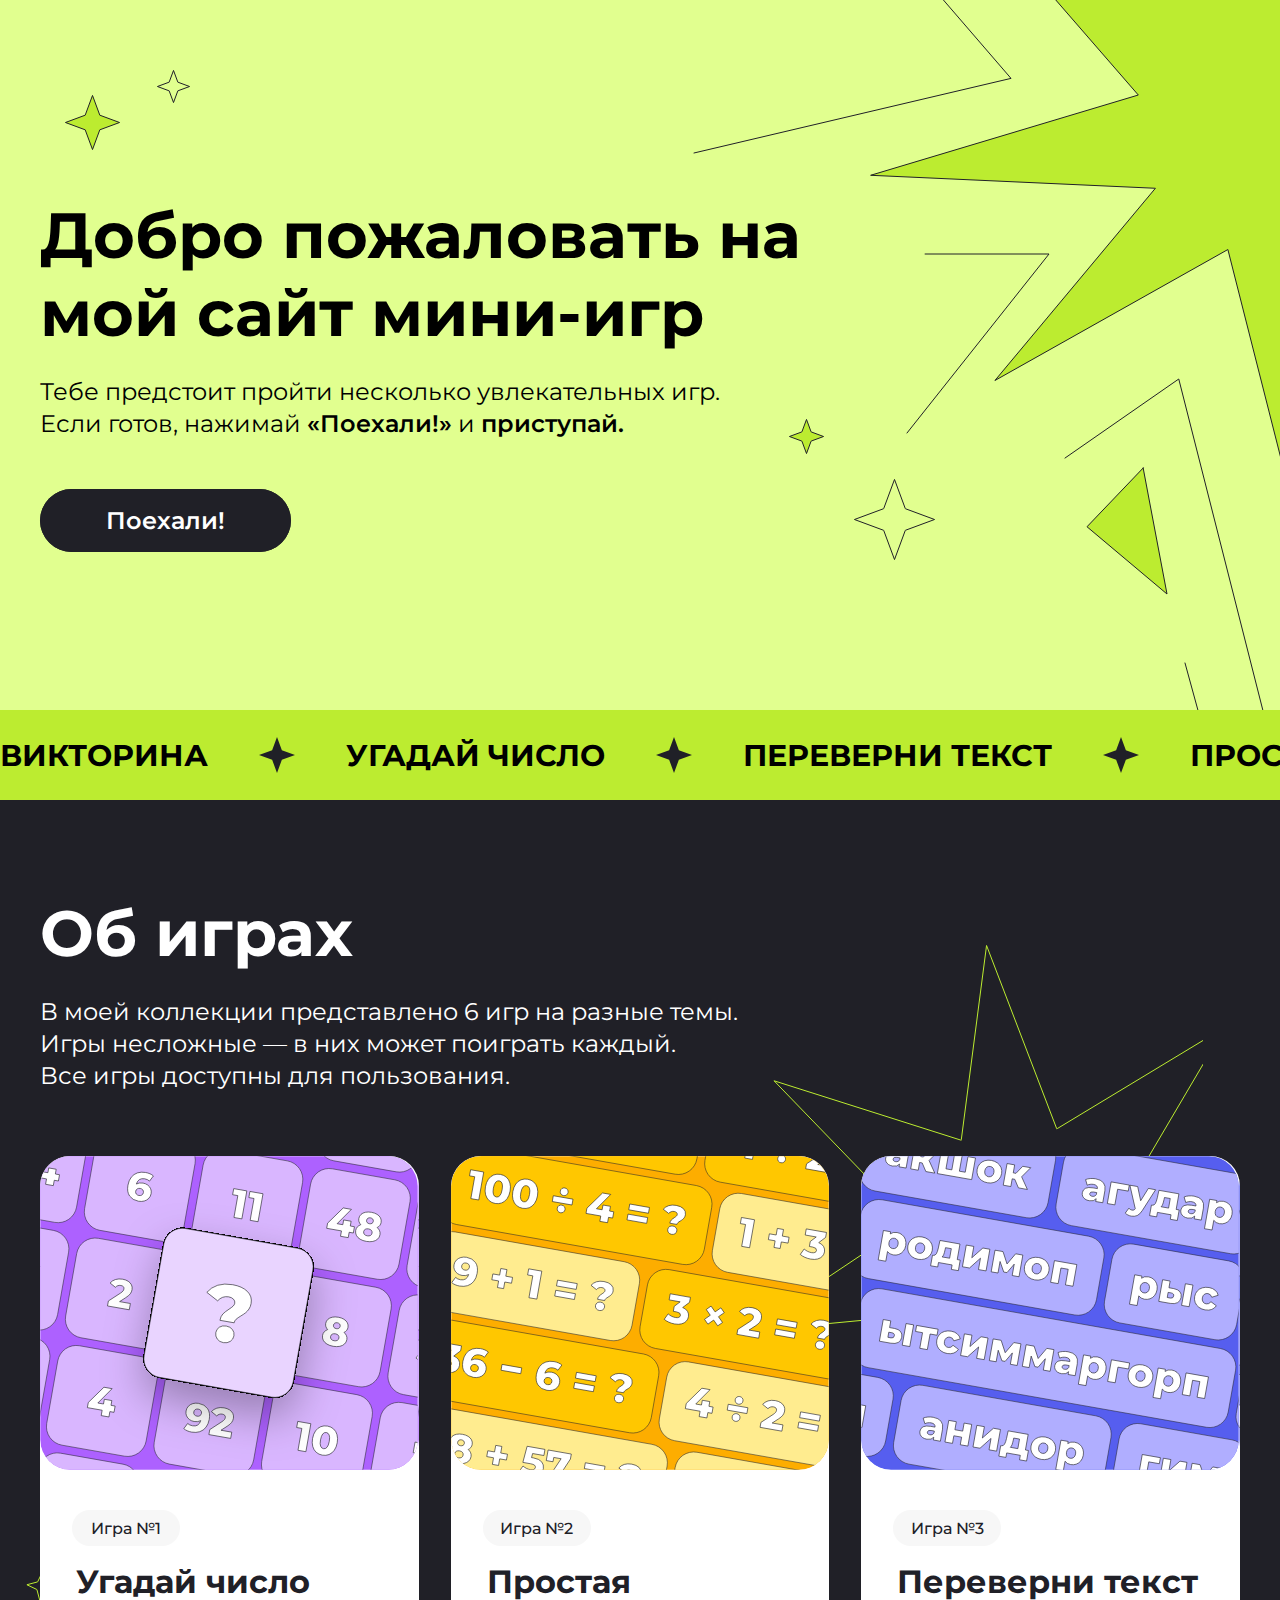
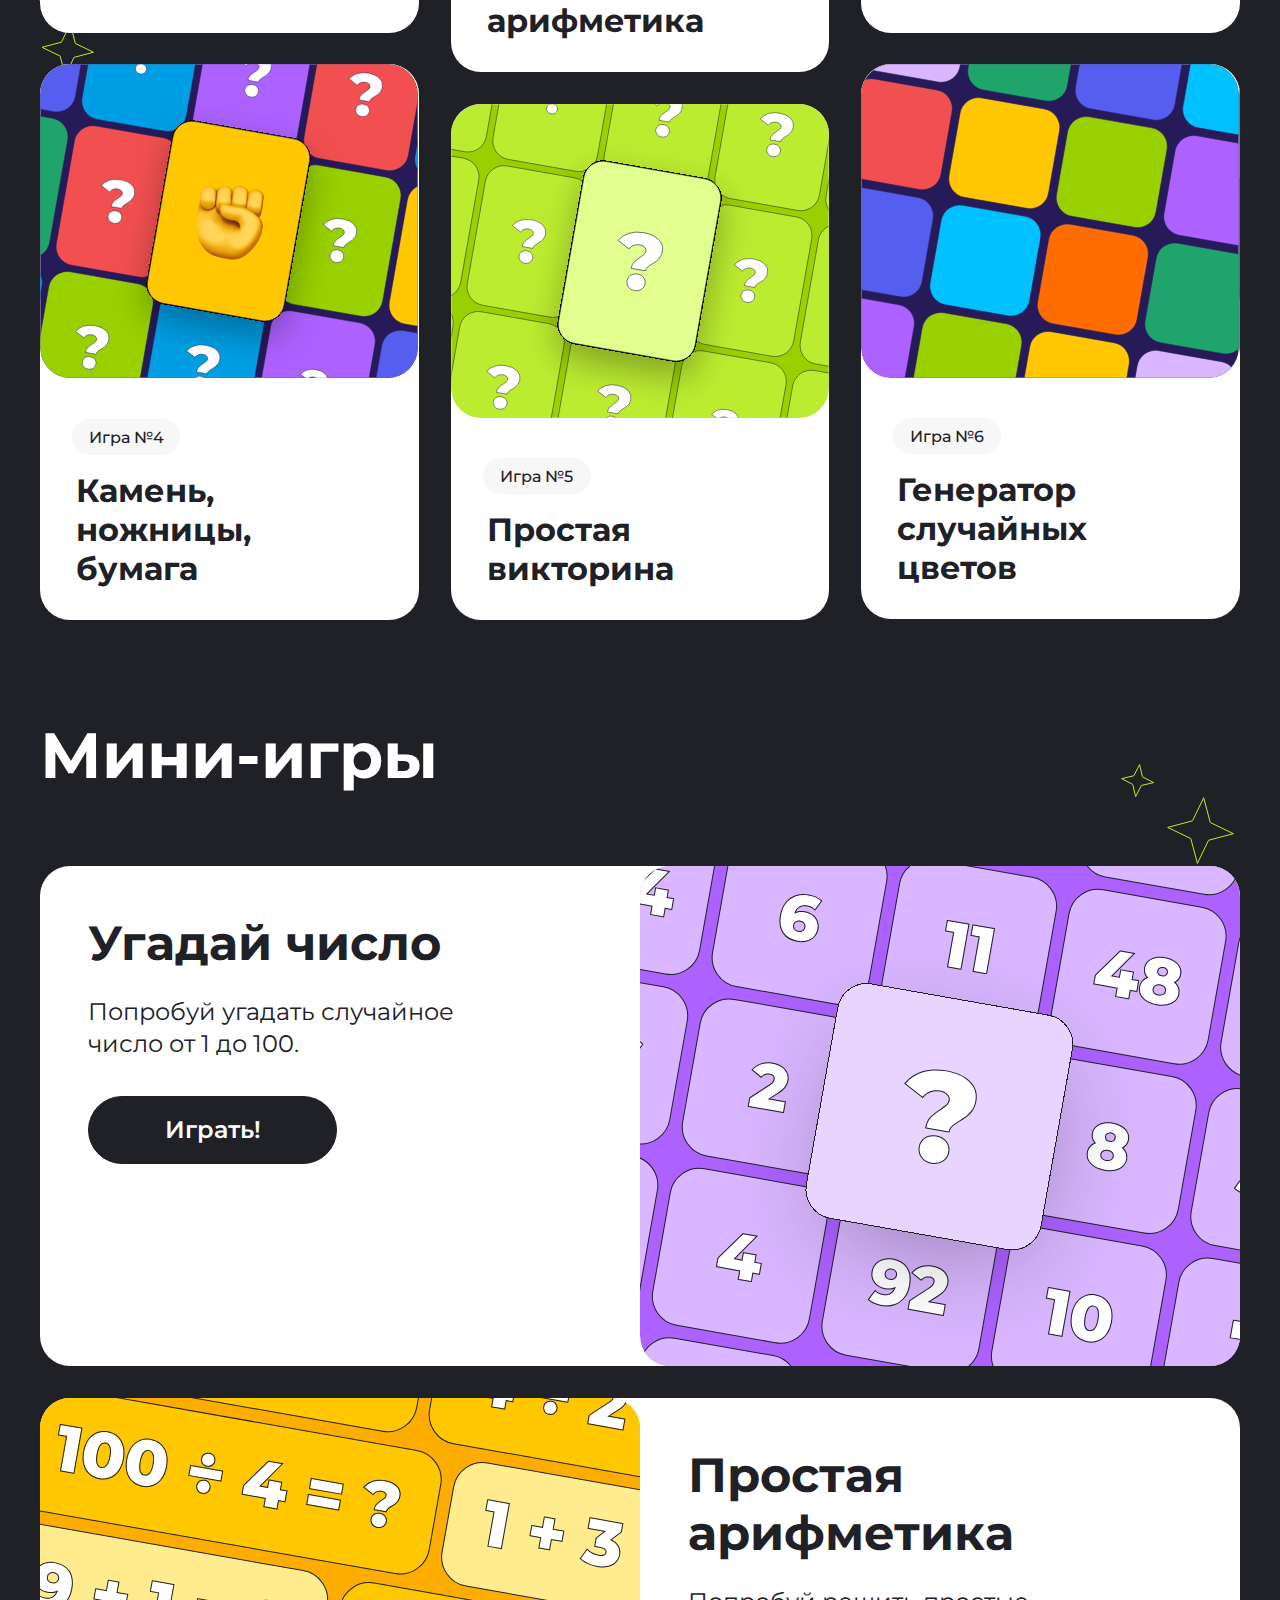
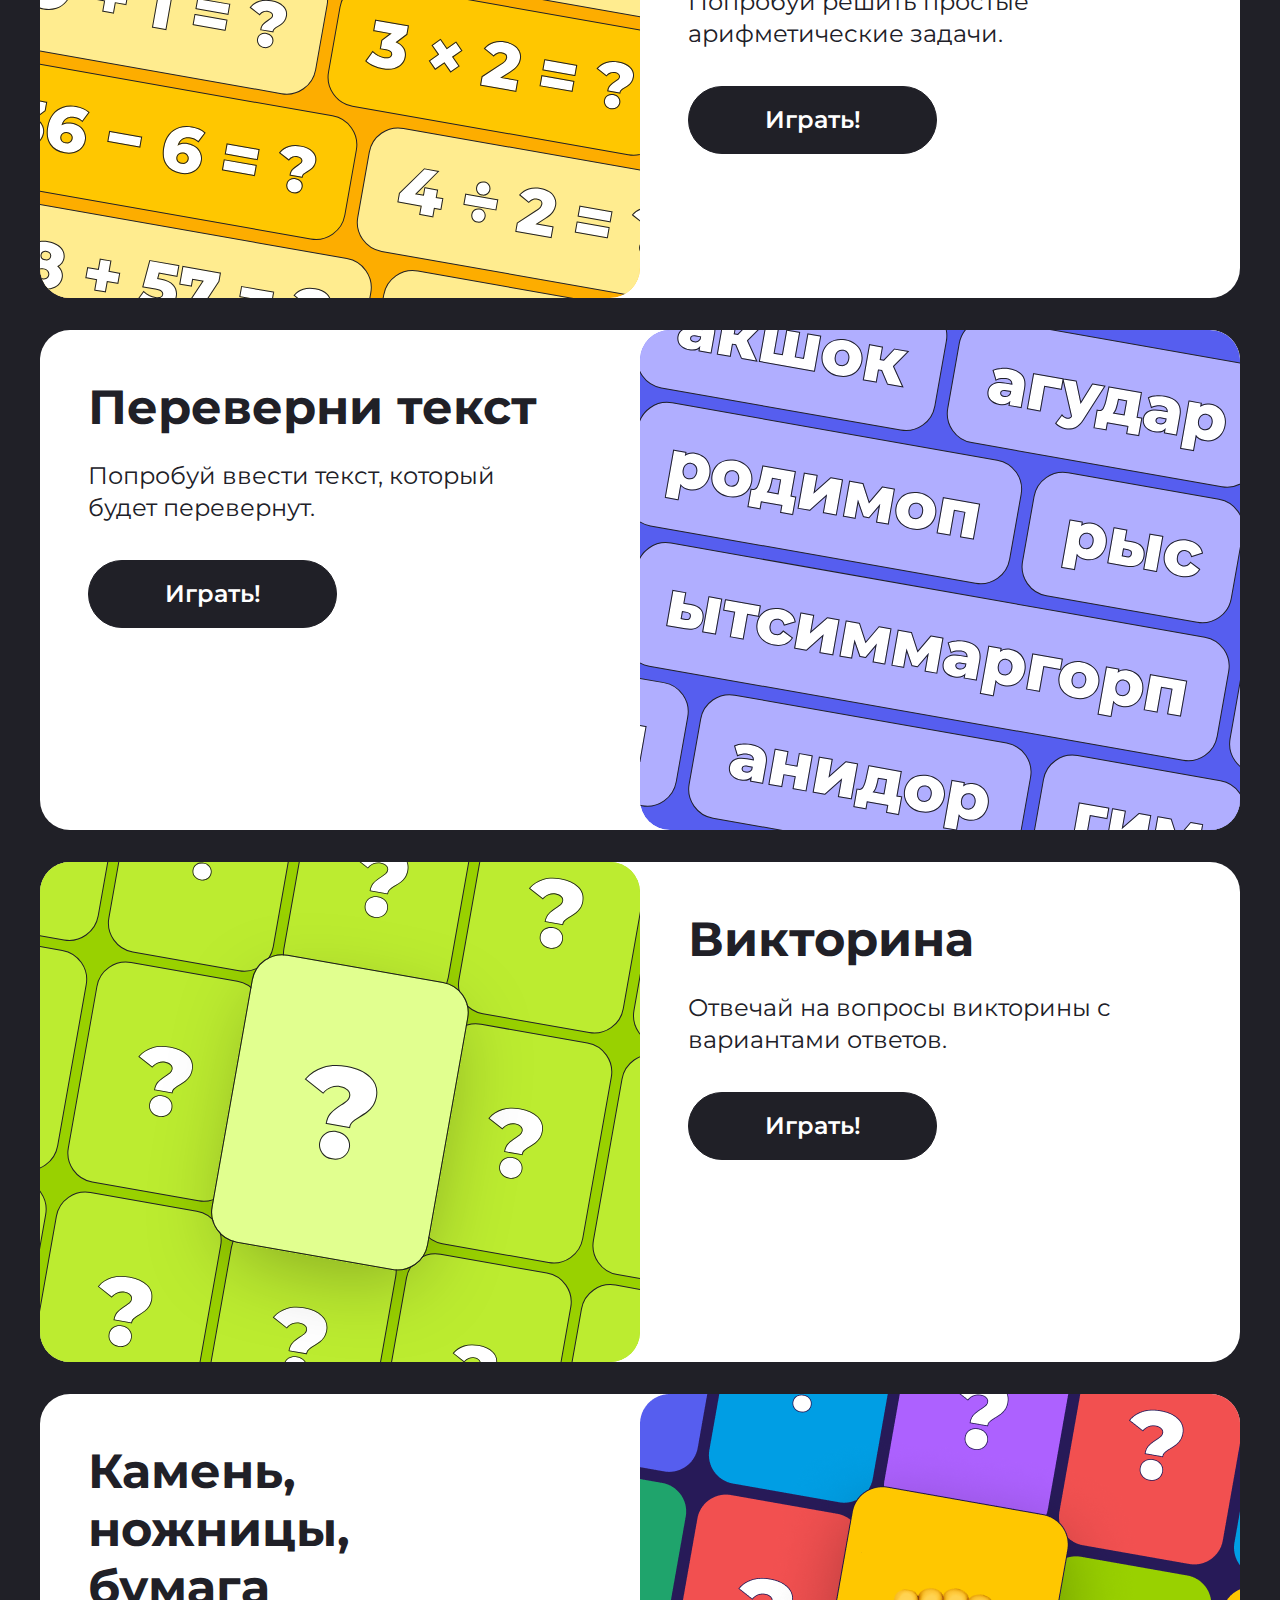
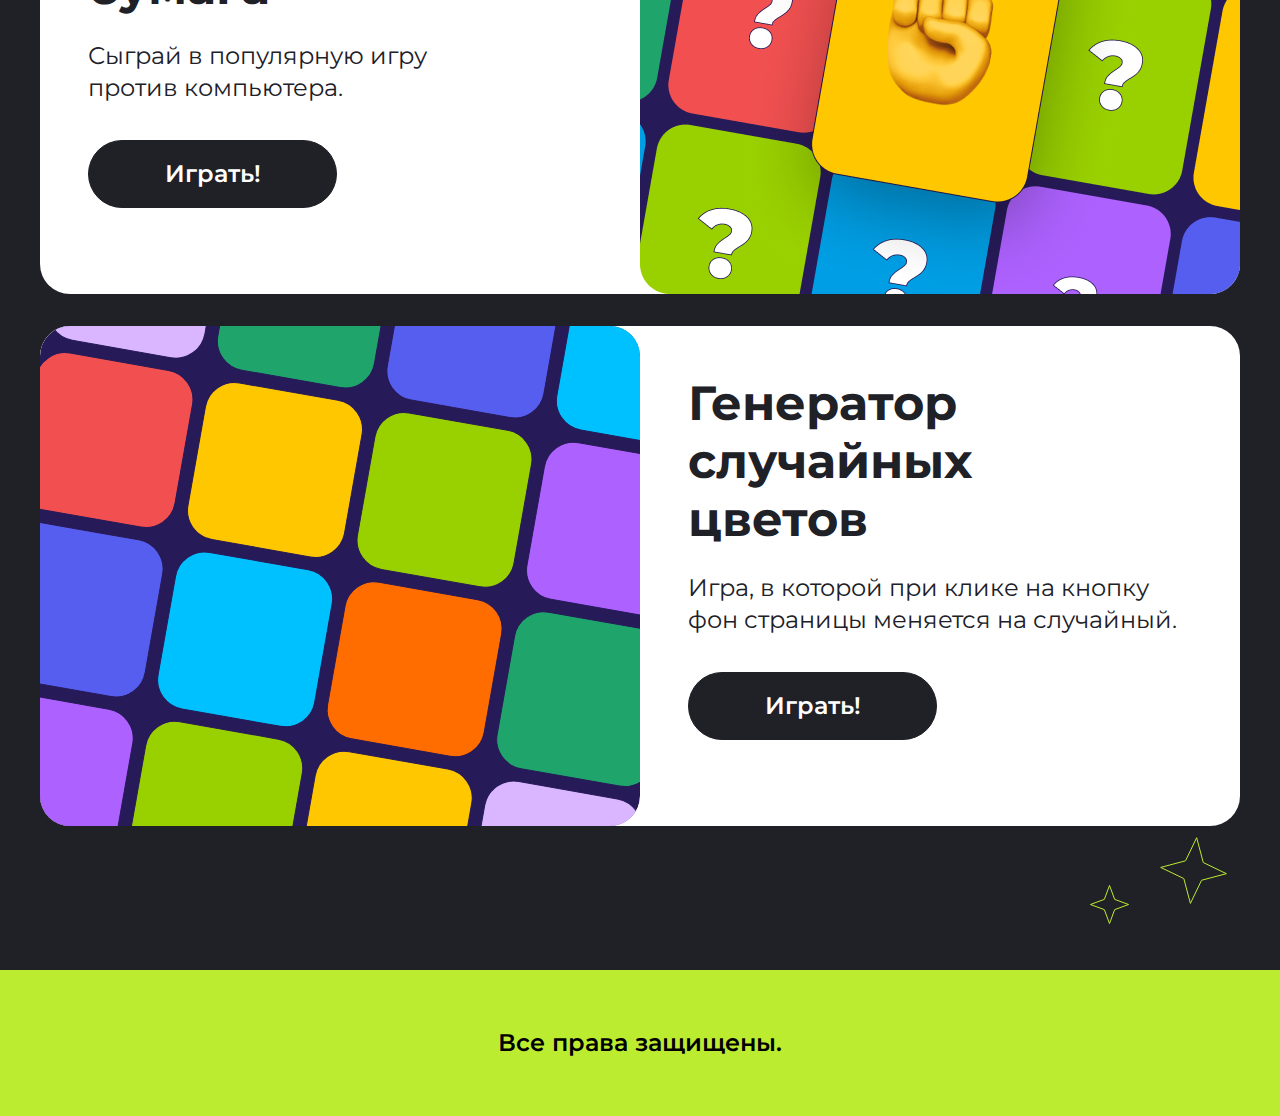
<file: index.html>
<!DOCTYPE html>
<html lang="en">
<head>
    <meta charset="UTF-8">
    <meta name="viewport" content="width=device-width, initial-scale=1.0">
    <link rel="preconnect" href="https://fonts.googleapis.com">
    <link rel="preconnect" href="https://fonts.gstatic.com" crossorigin>
    <link href="https://fonts.googleapis.com/css2?family=Montserrat:ital,wght@0,100..900;1,100..900&display=swap" rel="stylesheet">
    <link rel="stylesheet" href="style.css">
    <title>Document</title>
</head>
<body>
    <!--  Заголовок сайта -->
    <section class="header center">   
        <p class="header__welcome">Добро пожаловать на мой сайт мини-игр</p>
        <p class="header__text">Тебе предстоит пройти несколько увлекательных игр. Если готов, нажимай <span class="header__text-go">«Поехали!»</span> и <span class="header__text-go">приступай.</span></p>
        <a type="" class="button-go" href="#">Поехали!</a>
    </section>
    <!--  Полоса для анимации  -->
    <section class="scrollbar">
        <div class="scrollbar__text">Викторина</div>
        <svg class="star" width="36" height="36" viewBox="0 0 36 36" fill="none" xmlns="http://www.w3.org/2000/svg">
            <path d="M18 0L22.8616 13.1384L36 18L22.8616 22.8616L18 36L13.1384 22.8616L0 18L13.1384 13.1384L18 0Z" fill="#202027"/>
        </svg>
        <div class="scrollbar__text">Угадай число</div>
        <svg class="star" width="36" height="36" viewBox="0 0 36 36" fill="none" xmlns="http://www.w3.org/2000/svg">
            <path d="M18 0L22.8616 13.1384L36 18L22.8616 22.8616L18 36L13.1384 22.8616L0 18L13.1384 13.1384L18 0Z" fill="#202027"/>
        </svg>
        <div class="scrollbar__text">Переверни текст</div>
        <svg class="star" width="36" height="36" viewBox="0 0 36 36" fill="none" xmlns="http://www.w3.org/2000/svg">
            <path d="M18 0L22.8616 13.1384L36 18L22.8616 22.8616L18 36L13.1384 22.8616L0 18L13.1384 13.1384L18 0Z" fill="#202027"/>
        </svg>
        <div class="scrollbar__text">Простая арифметика</div>
        <svg class="star" width="36" height="36" viewBox="0 0 36 36" fill="none" xmlns="http://www.w3.org/2000/svg">
            <path d="M18 0L22.8616 13.1384L36 18L22.8616 22.8616L18 36L13.1384 22.8616L0 18L13.1384 13.1384L18 0Z" fill="#202027"/>
        </svg>
        <div class="scrollbar__text">Камень, ножницы, бумага</div>
        <svg class="star" width="36" height="36" viewBox="0 0 36 36" fill="none" xmlns="http://www.w3.org/2000/svg">
            <path d="M18 0L22.8616 13.1384L36 18L22.8616 22.8616L18 36L13.1384 22.8616L0 18L13.1384 13.1384L18 0Z" fill="#202027"/>
        </svg>
        <div class="scrollbar__text">Генератор случайных цветов</div>
        <svg class="star" width="36" height="36" viewBox="0 0 36 36" fill="none" xmlns="http://www.w3.org/2000/svg">
            <path d="M18 0L22.8616 13.1384L36 18L22.8616 22.8616L18 36L13.1384 22.8616L0 18L13.1384 13.1384L18 0Z" fill="#202027"/>
        </svg>
    </section>
    <!-- * Блок "Об играх" -->
    <section class="games center">
        <h2 class="games__title" id="Об_играх">Об играх</h2>
        <p class="games__description">
            В моей коллекции представлено 6 игр на разные темы. <br>
            Игры несложные — в них может поиграть каждый. <br>
            Все игры доступны для пользования.
        </p>
        <div class="games__img-container">
            <a class="games__card" href="game1">
                <div class="games__item games__item--1"></div>
                <div class="games__number">Игра №1</div>
                <div class="games__text">Угадай число</div>
            </a>
            <a class="games__card" href="game2">
                <div class="games__item games__item--2"></div>
                <div class="games__number">Игра №2</div>
                <div class="games__text">Простая арифметика</div>
            </a>
            <a class="games__card" href="game3">
                <div class="games__item games__item--3"></div>
                <div class="games__number">Игра №3</div>
                <div class="games__text">Переверни текст</div>
            </a>
            <a class="games__card games__card--top" href="game4">
                <div class="games__item games__item--4"></div>
                <div class="games__number">Игра №4</div>
                <div class="games__text">Камень, ножницы, <br> бумага</div>
            </a>
            <a class="games__card" href="game5">
                <div class="games__item games__item--5"></div>
                <div class="games__number">Игра №5</div>
                <div class="games__text">Простая викторина</div>
            </a>
            <a class="games__card games__card--top" href="game6">
                <div class="games__item games__item--6"></div>
                <div class="games__number">Игра №6</div>
                <div class="games__text">Генератор случайных цветов</div>
            </a>
        </div>
    </section>
    <!-- Блок "Мини-игры" -->
    <section class="game center">
        <h2 class="game__title" id="Мини-игры">Мини-игры</h2>
        <div class="game__img-container">
            <div class="game__card" >
                <div class="game__box">
                    <div class="game__text">Угадай число</div>
                    <p class="game__description">Попробуй угадать случайное <br> число от 1 до 100.</p>
                    <a type="" class="game__button" id="game1">Играть!</a>
                </div>
                <img src="img/gameone.svg" alt="" class="game__unit">
            </div>
            <div class="game__card-back">
                <div class="game__box">
                    <div class="game__text">Простая арифметика</div>
                    <p class="game__description">Попробуй решить простые арифметические задачи.</p>
                    <a type="" class="game__button" id="game2">Играть!</a>
                </div>
                <img src="img/gametwo.svg" alt="" class="game__unit">
            </div>
            <div class="game__card">
                <div class="game__box">
                    <div class="game__text">Переверни текст</div>
                    <p class="game__description">Попробуй ввести текст, который <br>будет перевернут.</p>
                    <a type="" class="game__button" id="game3">Играть!</a>
                </div>
                <img src="img/gametree.svg" alt="" class="game__unit">
            </div>
            <div class="game__card-back">
                <div class="game__box">
                    <div class="game__text">Викторина</div>
                    <p class="game__description">Отвечай на вопросы викторины с вариантами ответов.</p>
                    <a type="" class="game__button" id="game4">Играть!</a>
                </div>
                <img src="img/gamefour.svg" alt="" class="game__unit">
            </div>
            <div class="game__card">
                <div class="game__box">
                    <div class="game__text">Камень, <br> ножницы, <br> бумага</div>
                    <p class="game__description">Сыграй в популярную игру <br> против компьютера.</p>
                    <a type="" class="game__button" id="game5">Играть!</a>
                </div>
                <img src="img/gamefive.png" alt="" class="game__unit">
            </div>
            <div class="game__card-back">
                <div class="game__box">
                    <div class="game__text">Генератор случайных <br> цветов</div>
                    <p class="game__description">Игра, в которой при клике на кнопку фон страницы меняется на случайный.</p>
                    <a type="" class="game__button" id="game6">Играть!</a>
                </div>
                <img src="img/gamesix.svg" alt="" class="game__unit">
            </div>
        </div>
    </section>
    <!-- Подвал сайта -->
    <footer class="footer">Все права защищены.</footer>
</body>
</html>
</file>
<file: style.css>
@charset "UTF-8";
* {
  margin: 0px;
  padding: 0px;
}

body {
  font-family: "Montserrat", sans-serif;
}

a {
  text-decoration: none;
}

.center {
  padding-left: calc(50% - 600px);
  padding-right: calc(50% - 600px);
}

a {
  cursor: pointer;
}

/* Заголовок сайта */
.header {
  height: 710px;
  background: #E1FF8F;
  background-image: url(img/starfon.svg), url(img/Star\ 2.svg), url(img/Star\ 3.svg), url(img/Star\ 4.svg), url(img/Star\ 5.svg);
  background-position: right 0px top 0px, left 64px top 94px, left 156px top 69px, right 344px bottom 149px, right 455px bottom 255px;
  background-repeat: no-repeat;
  position: relative;
}

.header__welcome {
  font-family: "Montserrat";
  font-weight: 700;
  font-size: 64px;
  line-height: 78.02px;
  letter-spacing: 0px;
  padding-top: 196px;
  width: 769px;
}

.button-go:hover {
  background-color: #FFFFFF;
  color: #202027;
}

.header__text {
  font-family: "Montserrat";
  font-size: 24px;
  line-height: 32px;
  letter-spacing: 0px;
  padding-top: 24px;
  margin-bottom: 64px;
  width: 720px;
}

.header__text-go {
  font-family: "Montserrat";
  font-weight: 600;
  font-size: 24px;
  line-height: 32px;
  letter-spacing: 0px;
}

.button-go {
  background-color: #202027;
  border: 1px solid #202027;
  box-sizing: border-box;
  border-radius: 60px;
  color: #ffffff;
  font-family: "Montserrat";
  font-weight: 600;
  font-size: 24px;
  line-height: 34.01px;
  text-align: center;
  padding-top: 16px;
  padding-right: 65px;
  padding-left: 65px;
  padding-bottom: 16px;
}

/* Полоса для анимации */
.scrollbar {
  display: flex;
  justify-content: space-evenly;
  flex-direction: row;
  align-items: center;
  background-color: #BCEC30;
  height: 90px;
  -webkit-backdrop-filter: blur(50px);
          backdrop-filter: blur(50px);
  gap: 51px;
  overflow: hidden;
}

.scrollbar__text {
  font-family: "Montserrat";
  font-weight: 700;
  font-size: 30px;
  line-height: 33px;
  letter-spacing: 4%;
  flex-shrink: 0;
  text-transform: uppercase;
}

.star {
  flex: none;
  flex-shrink: 0;
}

/* Блок "Об играх" */
.games {
  display: flex;
  flex-direction: column;
  align-items: flex-start;
  gap: 24px;
  align-self: stretch;
  background: #202027;
  padding-top: 94px;
  background-image: url(imgmini/Star\ 1.svg), url(imgmini/Star\ 11.svg), url(imgmini/Star\ 12.svg);
  background-position: right 77px top 142.56px, left 25px top 770px, left 40px top 822px;
  background-repeat: no-repeat;
  padding-bottom: 50px;
}

.games__title {
  font-family: Montserrat;
  font-weight: 700;
  font-size: 64px;
  line-height: 78.02px;
  letter-spacing: 0px;
  color: #FFFFFF;
}

.games__description {
  color: #FFFFFF;
  font-family: "Montserrat";
  font-weight: 400;
  font-size: 24px;
  line-height: 32px;
  letter-spacing: 0px;
}

.games__img-container {
  display: grid;
  grid-template-columns: repeat(12, 1fr);
  gap: 32px;
  align-items: start;
  margin-top: 40px;
}

.games__card {
  display: flex;
  flex-direction: column;
  grid-column: span 4;
  background-color: #FFFFFF;
  border-radius: 30px;
  transition: 1s;
}

.games__card:hover {
  transform: scale(1.1);
}

.games__item {
  border-radius: 30px;
  height: 314px;
  background-size: cover;
  background-repeat: no-repeat;
  background-position: center;
}

.games__card--top {
  margin-top: -40px;
}

.games__item--1 {
  background: url(img/card1.svg);
}

.games__item--2 {
  background: url(img/card2.svg);
}

.games__item--3 {
  background: url(img/card3.svg);
}

.games__item--4 {
  background: url(img/buy.png) center, url(img/card4.svg);
  height: 315px;
  background-repeat: no-repeat;
}

.games__item--5 {
  background: url(img/card5.svg);
}

.games__item--6 {
  background: url(img/card6.svg);
}

.stone {
  position: relative;
  bottom: 410px;
  width: 82px;
  left: 150px;
  height: 89px;
}

.games__number {
  width: 108px;
  height: 36px;
  color: rgb(32, 32, 39);
  font-size: 16px;
  font-weight: 500;
  border-radius: 52.58px;
  background: rgb(247, 247, 247);
  display: flex;
  justify-content: center;
  align-items: center;
  margin-top: 40px;
  margin-left: 32px;
  margin-bottom: 16px;
}

.games__text {
  color: rgb(32, 32, 39);
  font-size: 32px;
  font-weight: 700;
  text-align: left;
  padding: 0 36px 32px;
  max-width: 372px;
  text-decoration: none;
  line-height: 39.01px;
}

/* Блок "Мини-игры" */
.game {
  display: flex;
  flex-direction: column;
  gap: 24px;
  align-self: stretch;
  background: #202027;
  padding-top: 46px;
  background-image: url(imgmini/Star\ 7.svg), url(imgmini/Star\ 6.svg), url(imgmini/Star\ 10.svg), url(imgmini/Star\ 6.svg);
  background-repeat: no-repeat;
  background-position: right 123.79px top 93px, right 44.91px top 126px, right 150px bottom 45px, right 52px bottom 65px;
}

.game__title {
  font-weight: 700;
  font-size: 64px;
  line-height: 78.02px;
  letter-spacing: 0px;
  color: #FFFFFF;
}

.game__description {
  color: #202027;
  font-family: "Montserrat";
  font-weight: 400;
  font-size: 24px;
  line-height: 32px;
  letter-spacing: 0px;
  vertical-align: middle;
  padding-bottom: 36px;
}

.game__unit {
  display: block;
  margin-left: auto;
}

.game__img-container {
  display: flex;
  flex-direction: column;
  flex-wrap: nowrap;
  gap: 32px;
  margin-top: 48px;
  margin-bottom: 144px;
}

.game__card {
  display: flex;
  background-color: #FFFFFF;
  border-radius: 30px;
  height: 500px;
  width: 1200px;
}

.game__card-back {
  display: flex;
  flex-direction: row-reverse;
  background-color: #FFFFFF;
  border-radius: 30px;
  height: 500px;
  width: 1200px;
}

.game__item {
  border-radius: 30px;
  height: 314px;
  background-size: cover;
  background-repeat: no-repeat;
  background-position: center;
}

.game__card--top {
  margin-top: -40px;
}

.game__box {
  display: flex;
  flex-direction: column;
  flex-wrap: nowrap;
  align-items: flex-start;
  margin: 48px 55px 50px 48px;
}

.stone {
  position: relative;
  bottom: 410px;
  width: 82px;
  left: 150px;
  height: 89px;
}

.game__number {
  width: 111px;
  height: 36px;
  color: rgb(32, 32, 39);
  font-size: 16px;
  font-weight: 500;
  border-radius: 52.58px;
  background: rgb(247, 247, 247);
  display: flex;
  justify-content: center;
  align-items: center;
  margin-top: 13px;
  margin-left: 32px;
  margin-bottom: 10px;
}

.game__text {
  color: #202027;
  text-align: left;
  font-weight: 700;
  font-size: 48px;
  letter-spacing: 0px;
  vertical-align: middle;
  padding-bottom: 24px;
}

.game__button {
  background-color: #202027;
  border: 1px solid #202027;
  box-sizing: border-box;
  border-radius: 60px;
  color: #ffffff;
  font-family: "Montserrat";
  font-weight: 600;
  font-size: 24px;
  line-height: 34.01px;
  text-align: center;
  padding-top: 16px;
  padding-right: 75.5px;
  padding-left: 75.5px;
  padding-bottom: 16px;
}

.game__button:hover {
  background-color: #FFFFFF;
  color: #202027;
}

/*  Подвал сайта */
.footer {
  font-weight: 600;
  font-size: 24px;
  line-height: 100%;
  letter-spacing: 0px;
  text-align: center;
  vertical-align: middle;
  width: 1441;
  padding: 61px 61px;
  background-color: #BCEC30;
}

@media (max-width: 1024px) {
  .center {
    padding-left: 16px;
    padding-right: 16px;
  }
  .header {
    background-image: none;
    text-align: center;
    background-image: url(img/Vector.svg), url(img/Star\ 2.svg), url(img/Star\ 3.svg), url(img/Star\ 4.svg), url(img/Star\ 5.svg);
    background-position: 863px 0px, 37px 97px, 91px 64px, 820px 572px, 775px 536px;
    display: flex;
    flex-direction: column;
    align-items: center;
  }
  .header__welcome {
    padding-top: 147px;
    font-weight: 700;
    font-size: 40px;
    text-align: center;
    line-height: 125%;
  }
  .header__text {
    font-weight: 400;
    font-size: 16px;
    line-height: 100%;
    letter-spacing: 0px;
    text-align: center;
    vertical-align: middle;
  }
  .header__text-go {
    font-size: 16px;
    line-height: 0;
  }
  .scrollbar {
    max-width: none;
    height: 51px;
    gap: 27px;
    overflow: hidden;
  }
  .scrollbar__text {
    font-weight: 700;
    font-size: 16px;
    vertical-align: middle;
    text-transform: uppercase;
    margin: auto;
    text-align: center;
    margin-left: 24px;
  }
  .star {
    width: 19px;
    height: 19px;
  }
  .games {
    display: none;
    background-image: none;
    padding-top: inherit;
  }
  .games__title {
    font-size: 40px;
  }
  .games__description {
    font-size: 20px;
  }
  .games__img-container {
    display: flex;
    flex-direction: column;
    max-height: none;
    align-items: normal;
    gap: 24px;
    margin-bottom: 32px;
    margin-top: inherit;
    justify-content: center;
  }
  .games__item {
    background-size: cover;
    background-repeat: no-repeat;
    background-position: center;
    width: auto;
    border-radius: 30px;
  }
  .games__item--4 {
    background-size: auto, cover;
  }
  .games__card--top {
    margin-top: auto;
  }
  .game {
    background-image: none;
    gap: 0px;
  }
  .game__card {
    width: auto;
  }
  .game__card-back {
    width: auto;
  }
}
@media (min-width: 768px) and (max-width: 833px) {
  .center {
    padding-left: 24px;
    padding-right: 24px;
  }
  .header {
    background-image: none;
    text-align: center;
    background-image: url(img/Vector.svg), url(img/Star\ 2.svg), url(img/Star\ 3.svg), url(img/Star\ 4.svg), url(img/Star\ 5.svg);
    background-position: 609px 0px, 37px 97px, 91px 64px, 634px 559px, 578px 511px;
  }
  .header__welcome {
    padding-top: 147px;
    font-weight: 700;
    font-size: 40px;
    text-align: center;
    line-height: 125%;
  }
  .header__text {
    font-weight: 400;
    font-size: 16px;
    line-height: 100%;
    letter-spacing: 0px;
    text-align: center;
    vertical-align: middle;
  }
  .header__text-go {
    font-size: 16px;
    line-height: 0;
  }
  .button-go {
    background-color: #202027;
    border: 1px solid #202027;
    box-sizing: border-box;
    border-radius: 60px;
    color: #ffffff;
    font-family: "Montserrat";
    font-weight: 600;
    font-size: 16px;
    line-height: 142%;
    text-align: center;
    padding: 16px 103.5px 16px 103.5px;
    align-items: center;
    justify-content: center;
  }
  .scrollbar {
    max-width: none;
    height: 51px;
    gap: 27px;
    overflow: hidden;
  }
  .scrollbar__text {
    font-weight: 700;
    font-size: 16px;
    vertical-align: middle;
    text-transform: uppercase;
    margin: auto;
    text-align: center;
    margin-left: 24px;
  }
  .star {
    width: 19px;
    height: 19px;
  }
  .games {
    display: none;
    padding-top: inherit;
  }
  .games__title {
    font-size: 40px;
  }
  .games__description {
    font-size: 20px;
  }
  .games__img-container {
    display: flex;
    flex-direction: column;
    max-height: none;
    align-items: normal;
    gap: 24px;
    margin-bottom: 32px;
    margin-top: inherit;
  }
  .games__item {
    background-size: cover;
    background-repeat: no-repeat;
    background-position: center;
    width: auto;
    border-radius: 30px;
  }
  .games__item--4 {
    background-size: auto, cover;
  }
  .games__card--top {
    margin-top: auto;
  }
  .game {
    gap: 0px;
  }
  .game__title {
    font-weight: 700;
    font-size: 40px;
    line-height: 100%;
    letter-spacing: 0px;
    vertical-align: middle;
  }
  .game__img-container {
    margin-top: 48px;
    margin-bottom: 48px;
  }
  .game__card {
    display: flex;
    background-color: #FFFFFF;
    border-radius: 30px;
    flex-direction: column-reverse;
    height: inherit;
    width: inherit;
  }
  .game__box {
    display: flex;
    flex-direction: column;
    flex-wrap: nowrap;
    justify-content: space-evenly;
    align-items: revert;
    margin: auto;
    margin-top: 29px;
    margin-bottom: 32.67px;
  }
  .game__text {
    font-weight: 700;
    font-size: 32px;
    line-height: 100%;
    letter-spacing: 0px;
    vertical-align: middle;
  }
  .game__description {
    font-weight: 400;
    font-size: 16px;
    line-height: 100%;
    letter-spacing: 0px;
    vertical-align: middle;
  }
  .game__button {
    font-weight: 600;
    font-size: 16px;
    line-height: 142%;
    letter-spacing: 0%;
    text-align: center;
    padding: 16px 110.5px 16px 110.5px;
  }
  .game__unit {
    display: block;
    margin-left: inherit;
  }
  .game__card-back {
    display: flex;
    background-color: #FFFFFF;
    border-radius: 30px;
    flex-direction: column-reverse;
    height: inherit;
    width: inherit;
  }
  .game__box {
    display: flex;
    flex-direction: column;
    flex-wrap: nowrap;
    justify-content: space-evenly;
    align-items: revert;
    margin: auto;
    margin-top: 29px;
    margin-bottom: 32.67px;
    margin-left: 29px;
    margin-right: 29px;
  }
  .footer {
    font-weight: 600;
    font-size: 16px;
    padding: 40px 92px;
  }
}
@media (max-width: 767px) {
  .center {
    padding-left: 16px;
    padding-right: 16px;
  }
  .header {
    background-image: none;
    text-align: center;
    background-image: url(imgmob/Starmob\ 1.svg), url(imgmob/Starmob\ 2.svg), url(imgmob/Starmob\ 3.svg), url(imgmob/Starmob\ 4.svg), url(imgmob/Starmob\ 5.svg);
    background-position: 216px 0px, 37px 97px, 91px 64px, 300px 650px, 270px 626px;
  }
  .header__welcome {
    padding-top: 147px;
    font-weight: 700;
    font-size: 40px;
    text-align: center;
    line-height: 125%;
  }
  .header__text {
    font-weight: 400;
    font-size: 16px;
    line-height: 100%;
    letter-spacing: 0px;
    text-align: center;
    vertical-align: middle;
  }
  .header__text-go {
    font-size: 16px;
    line-height: 0;
  }
  .button-go {
    background-color: #202027;
    border: 1px solid #202027;
    box-sizing: border-box;
    border-radius: 60px;
    color: #ffffff;
    font-family: "Montserrat";
    font-weight: 600;
    font-size: 16px;
    line-height: 142%;
    text-align: center;
    padding: 16px 103.5px 16px 103.5px;
    align-items: center;
    justify-content: center;
  }
  .scrollbar {
    max-width: 425px;
    height: 51px;
    gap: 27px;
    overflow: hidden;
  }
  .scrollbar__text {
    font-weight: 700;
    font-size: 16px;
    vertical-align: middle;
    text-transform: uppercase;
    margin: auto;
    text-align: center;
    margin-left: 24px;
  }
  .star {
    width: 19px;
    height: 19px;
  }
  .games {
    display: none;
    padding-top: inherit;
  }
  .games__title {
    font-size: 40px;
  }
  .games__description {
    font-size: 20px;
  }
  .games__img-container {
    display: flex;
    flex-direction: column;
    max-height: none;
    align-items: normal;
    gap: 24px;
    margin-bottom: 32px;
    margin-top: inherit;
  }
  .games__item {
    background-size: cover;
    background-repeat: no-repeat;
    background-position: center;
    width: auto;
    border-radius: 30px;
  }
  .games__item--4 {
    background-size: auto, cover;
  }
  .games__card--top {
    margin-top: auto;
  }
  .game {
    gap: 0px;
  }
  .game__title {
    font-weight: 700;
    font-size: 40px;
    line-height: 134%;
    letter-spacing: 0px;
    vertical-align: middle;
  }
  .game__img-container {
    margin-top: 48px;
    margin-bottom: 48px;
  }
  .game__card {
    display: flex;
    background-color: #FFFFFF;
    border-radius: 30px;
    flex-direction: column-reverse;
    height: inherit;
    width: inherit;
  }
  .game__box {
    display: flex;
    flex-direction: column;
    flex-wrap: nowrap;
    justify-content: space-evenly;
    align-items: revert;
    margin: auto;
    margin-top: 29px;
    margin-bottom: 32.67px;
  }
  .game__text {
    font-weight: 700;
    font-size: 32px;
    line-height: 100%;
    letter-spacing: 0px;
    vertical-align: middle;
  }
  .game__description {
    font-weight: 400;
    font-size: 16px;
    line-height: 100%;
    letter-spacing: 0px;
    vertical-align: middle;
  }
  .game__button {
    font-weight: 600;
    font-size: 16px;
    line-height: 142%;
    letter-spacing: 0%;
    text-align: center;
    padding: 16px 110.5px 16px 110.5px;
  }
  .game__unit {
    display: block;
    margin-left: inherit;
  }
  .game__card-back {
    display: flex;
    background-color: #FFFFFF;
    border-radius: 30px;
    flex-direction: column-reverse;
    height: inherit;
    width: inherit;
  }
  .game__box {
    display: flex;
    flex-direction: column;
    flex-wrap: nowrap;
    justify-content: space-evenly;
    align-items: revert;
    margin: auto;
    margin-top: 29px;
    margin-bottom: 32.67px;
    margin-left: 29px;
    margin-right: 29px;
  }
  .footer {
    font-weight: 600;
    font-size: 16px;
    padding: 40px 92px;
  }
}
@media (max-width: 426px) {
  .center {
    padding-left: 16px;
    padding-right: 16px;
  }
  .header {
    background-image: none;
    text-align: center;
    background-image: url(imgmob/Starmob\ 1.svg), url(imgmob/Starmob\ 2.svg), url(imgmob/Starmob\ 3.svg), url(imgmob/Starmob\ 4.svg), url(imgmob/Starmob\ 5.svg);
    background-position: 265px 0px, 37px 97px, 91px 64px, 305px 580px, 272px 557px;
    display: fleX;
    flex-direction: column;
    align-items: center;
  }
  .header__welcome {
    padding-top: 147px;
    width: 262px;
  }
  .header__text {
    width: 296px;
    margin-bottom: 36px;
    margin-top: 8px;
  }
  .game {
    background-image: none;
  }
}
@media (max-width: 376px) {
  .center {
    padding-left: 16px;
    padding-right: 16px;
  }
  .header {
    height: 649px;
    background-image: none;
    text-align: center;
    background-image: url(imgmob/Starmob\ 1.svg), url(imgmob/Starmob\ 2.svg), url(imgmob/Starmob\ 3.svg), url(imgmob/Starmob\ 4.svg), url(imgmob/Starmob\ 5.svg);
    background-position: 215px 0px, 37px 97px, 91px 64px, 305px 580px, 272px 557px;
    display: flex;
    flex-direction: column;
    align-items: center;
  }
  .header__welcome {
    padding-top: 147px;
    width: 262px;
  }
  .header__text {
    width: 296px;
    margin-bottom: 36px;
    margin-top: 8px;
  }
  .game {
    background-image: none;
  }
  .game__card-back {
    display: flex;
    background-color: #FFFFFF;
    border-radius: 30px;
    flex-direction: column-reverse;
    height: inherit;
    width: inherit;
  }
  .game__box {
    display: flex;
    flex-direction: column;
    flex-wrap: nowrap;
    align-items: revert;
    margin: auto;
  }
  .game__unit {
    border-radius: 30px;
  }
  .game__text {
    margin-top: 29.04px;
    margin-left: 29.04px;
    margin-right: 29.04px;
    line-height: 113%;
  }
  .game__description {
    margin-left: 29.04px;
    margin-right: 29.04px;
  }
  .game__button {
    margin-right: 24.9px;
    margin-left: 24.9px;
    margin-bottom: 32.67px;
  }
  .game__img-container {
    gap: 24px;
  }
}/*# sourceMappingURL=style.css.map */
</file>
